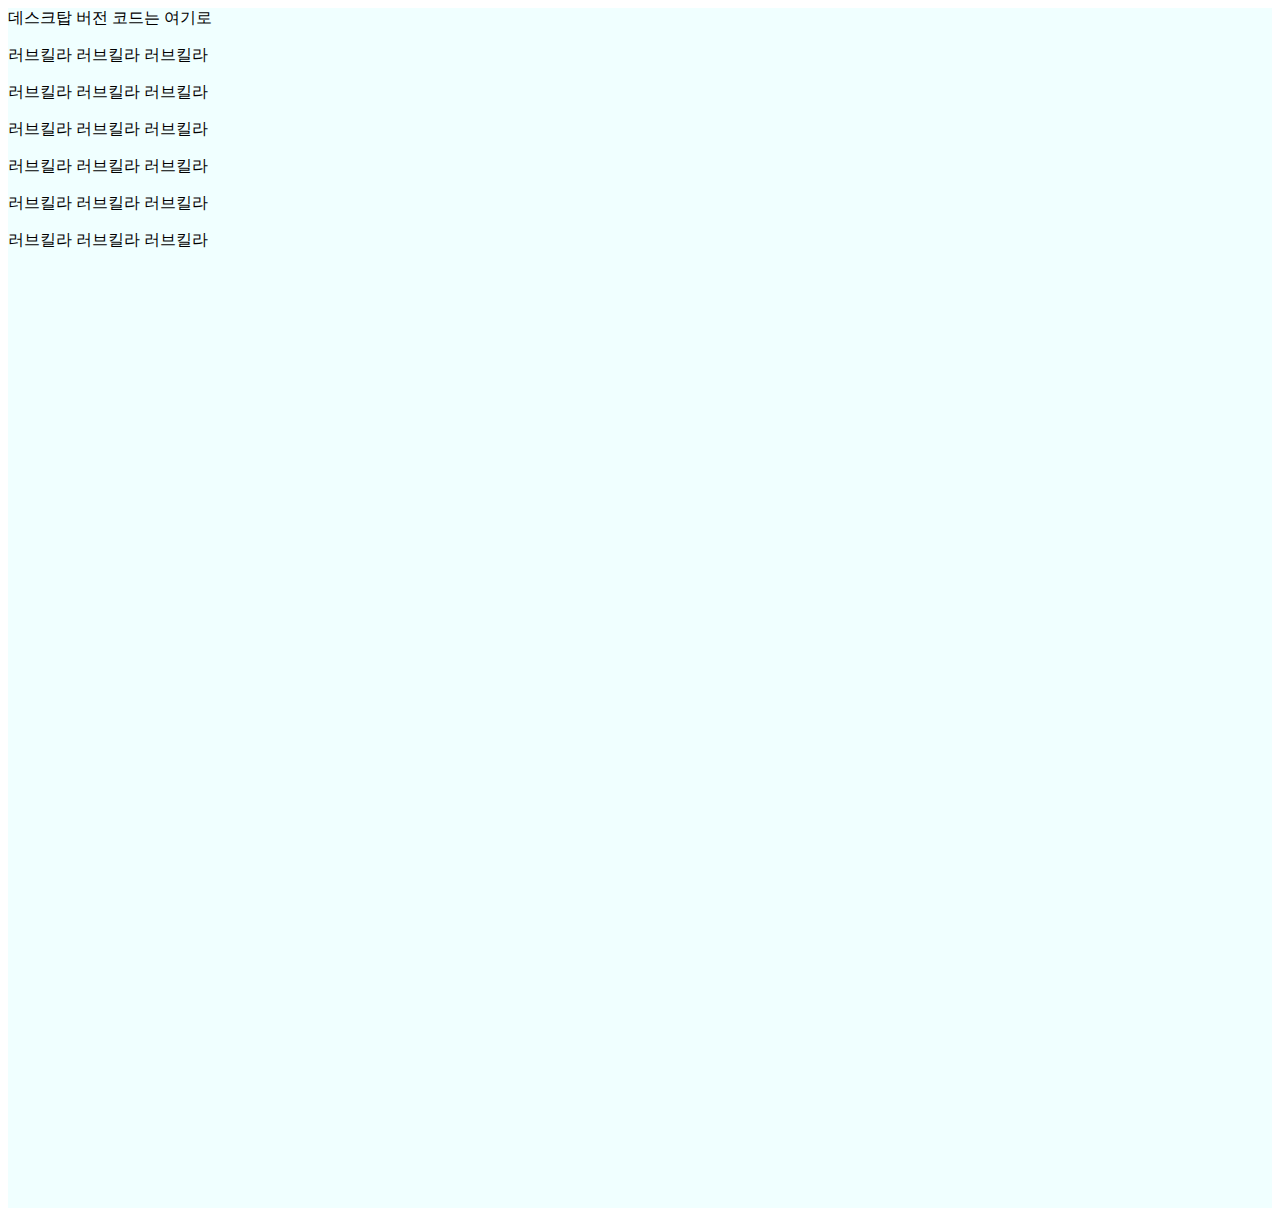
<file: rw.html>
<!DOCTYPE html>
<html lang="ko">
<head>
    <meta charset="utf-8">
    <meta name="viewport" content="width=device-width, initial-scale=1">
    <title>미디어쿼리를 활용한 반응형웹 이런 방식도 가능</title>
    <style>
        html {
            font-size: 16px;
        }
        #desktop {
            display: block;
            width: 100%;
            height: 1200px;
            background-color: azure;
        }
        #tablet {
            display: none;
            width: 100%;
            height: 1200px;
            background-color:chartreuse;
        }
        #mobile {
            display: none;
            width: 100%;
            height: 1200px;
            background-color:brown;
        }
        @media (max-width: 1024px) {
            #desktop {
                display: none;
            }
            #tablet {
                display: block;
            }
        }
        @media (max-width: 640px) {
            #tablet {
                display: none;
            }
            #mobile {
                display: block;
            }
        }
    </style>
</head>

<body>
    <div id="desktop">
        데스크탑 버전 코드는 여기로
        <p> 러브킬라 러브킬라 러브킬라 </p>
        <p> 러브킬라 러브킬라 러브킬라 </p>
        <p> 러브킬라 러브킬라 러브킬라 </p>
        <p> 러브킬라 러브킬라 러브킬라 </p>
        <p> 러브킬라 러브킬라 러브킬라 </p>
        <p> 러브킬라 러브킬라 러브킬라 </p>
    </div>
    <div id="tablet">
        태블릿 버전 코드는 여기로
    </div>
    <div id="mobile">
        모바일 버전 코드는 여기로
    </div>
</body>
    
</html>
</file>
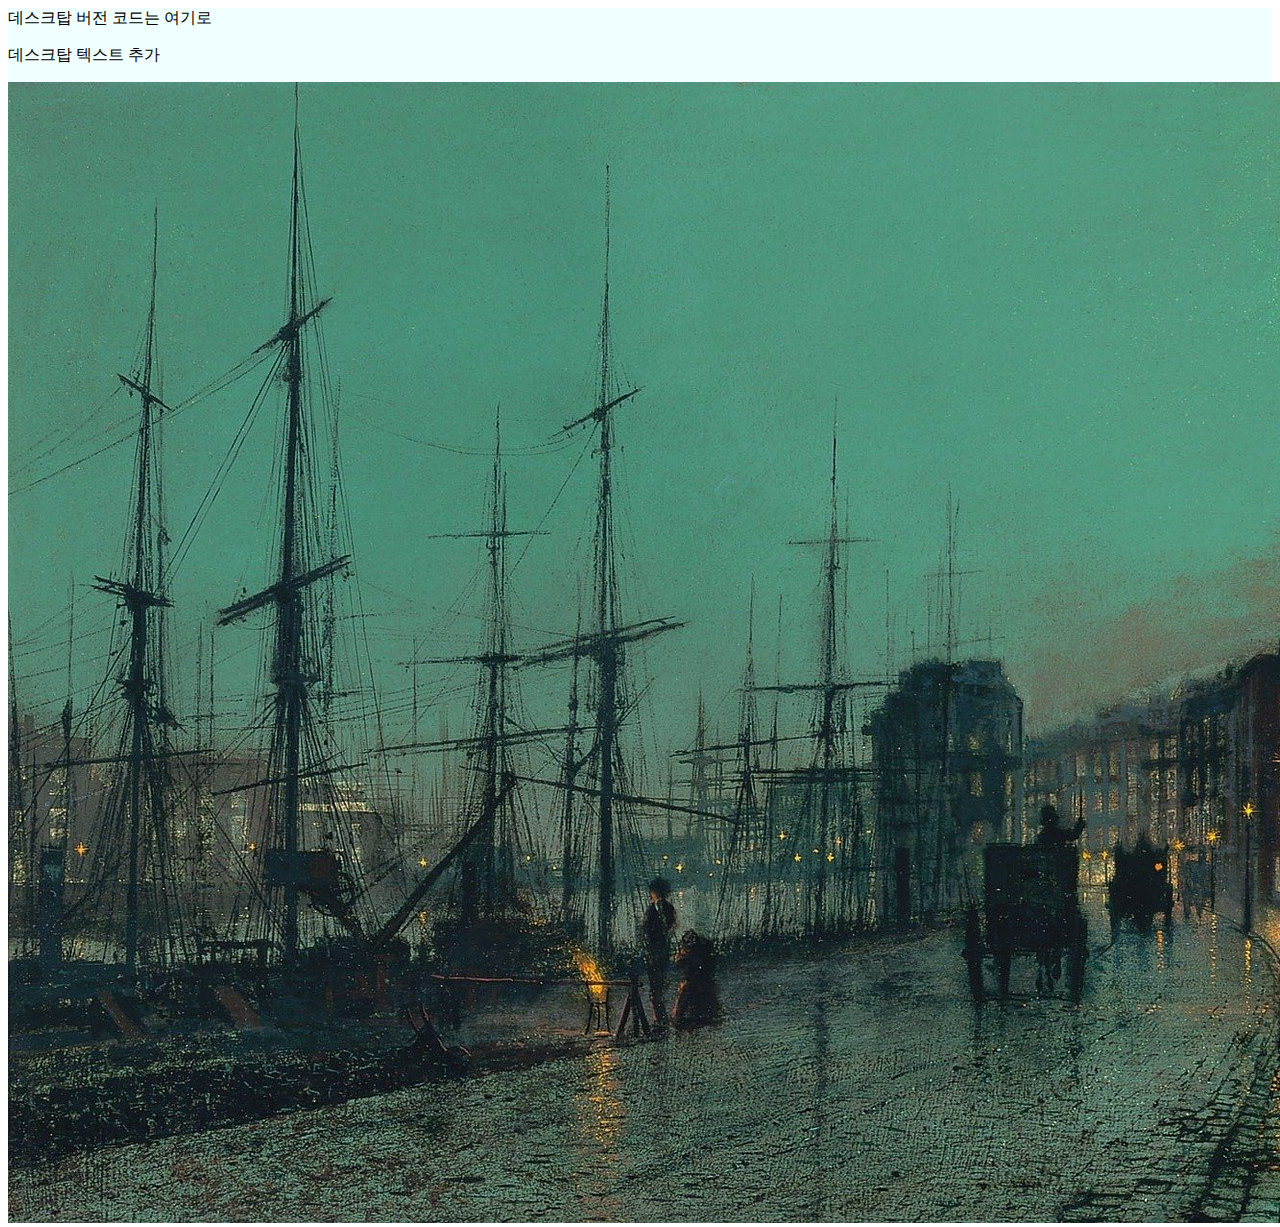
<file: rw02.html>
<!DOCTYPE html>
<html lang="ko">
<head>
    <meta charset="utf-8">
    <meta name="viewport" content="width=device-width, initial-scale=1">
    <title>미디어쿼리를 활용한 반응형웹 이런 방식도 가능</title>
    <style>
        html {
            font-size: 16px;
        }
        #desktop {
            display: block;
            width: 100%;
            height: 1200px;
            background-color: azure;
        }
        #tablet {
            display: none;
            width: 100%;
            height: 1200px;
            background-color:chartreuse;
        }
        #mobile {
            display: none;
            width: 100%;
            height: 1200px;
            background-color:brown;
        }
        @media (max-width: 1024px) {
            #desktop {
                display: none;
            }
            #tablet {
                display: block;
            }
        }
        @media (max-width: 640px) {
            #tablet {
                display: none;
            }
            #mobile {
                display: block;
            }
        }
    </style>
</head>

<body>
    <div id="desktop">
        데스크탑 버전 코드는 여기로
        <p>데스크탑 텍스트 추가</p>
        <img src="image01.jpg">
    </div>
    <div id="tablet">
        태블릿 버전 코드는 여기로
    </div>
    <div id="mobile">
        모바일 버전 코드는 여기로
    </div>
</body>
    
</html>
</file>
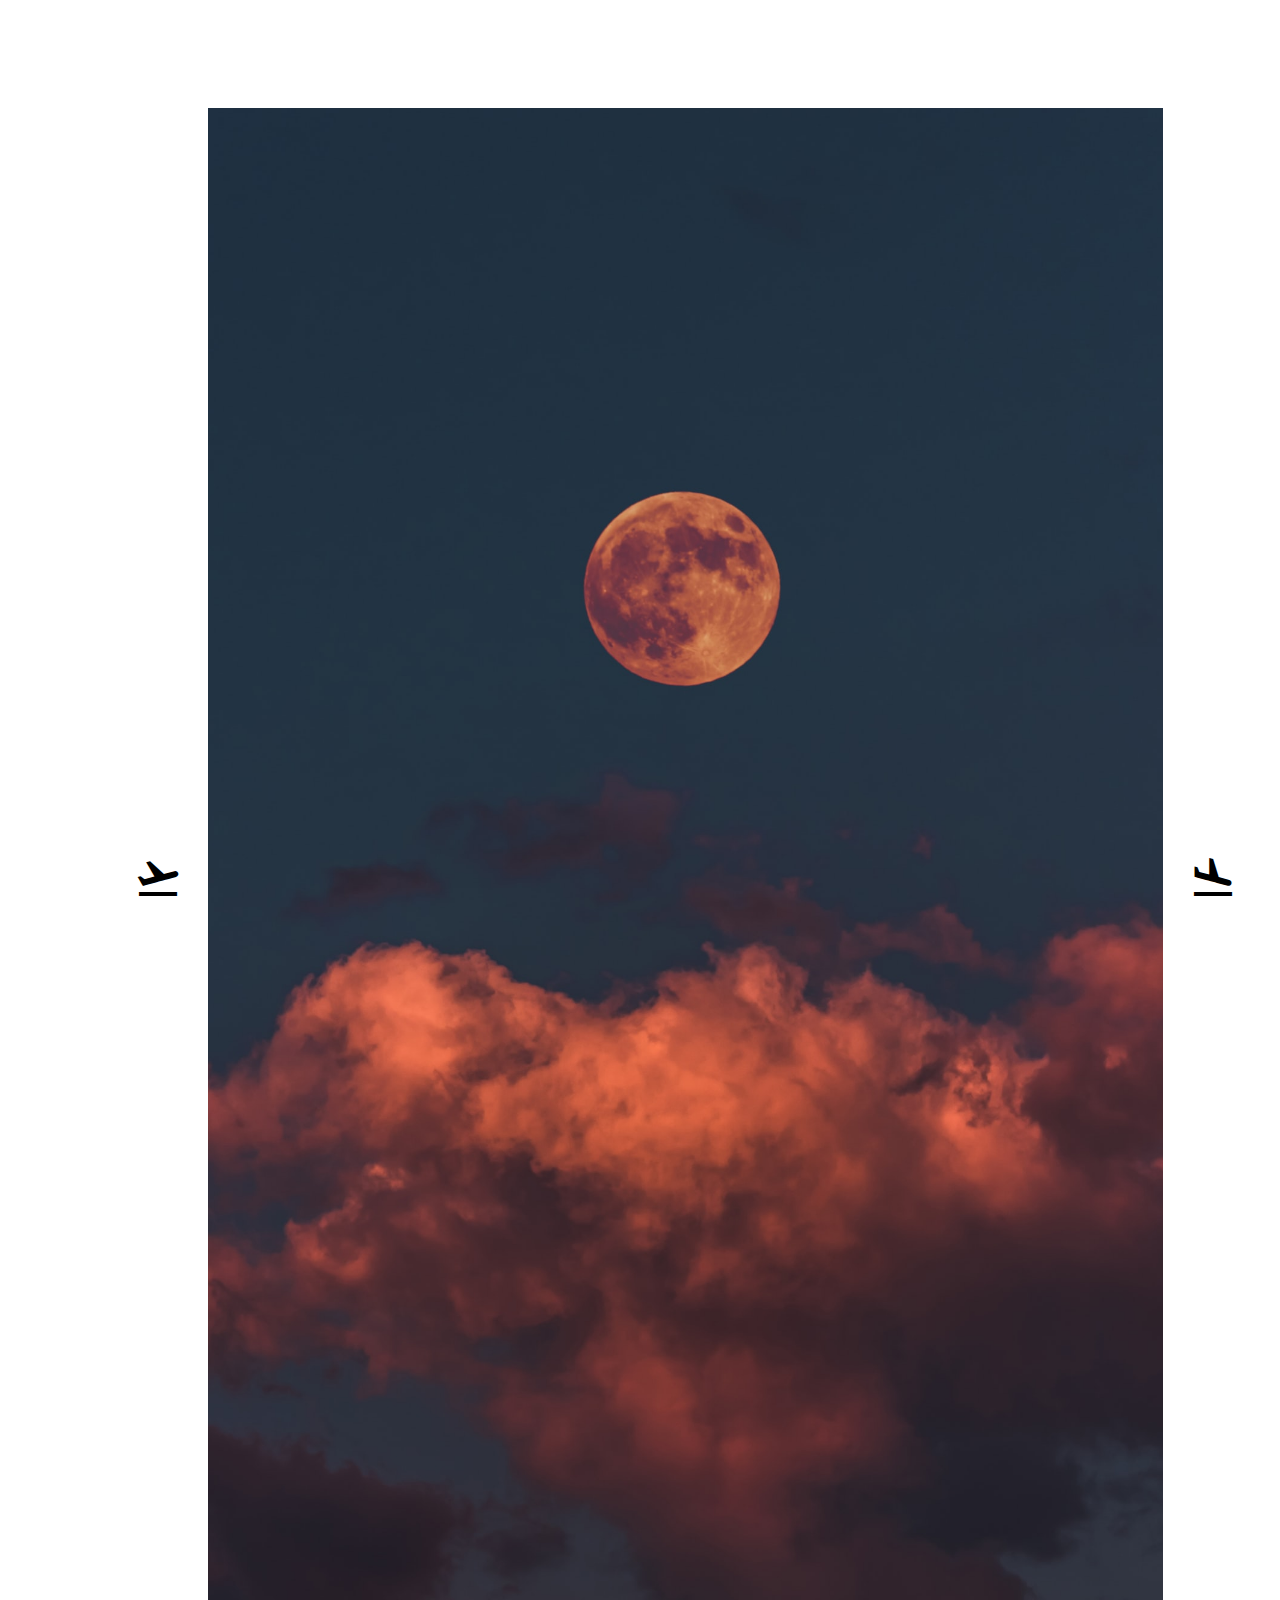
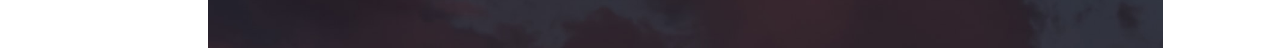
<file: ex2/1004b.html>
<!DOCTYPE html>
<html lang="ko">
<head>
    <meta charset="utf-8">
    <meta name="viewport" content="width=device-width, initial-scale=1">
    <title>jQuery 슬라이드쇼(Carousel)</title>
    <!-- Google Material Icons -->
    <link href="https://fonts.googleapis.com/icon?family=Material+Icons" rel="stylesheet">
    <!-- 외부 CSS 연결 -->
    <link href="1004b.css" rel="stylesheet">
</head>

<body>
    <div id="slideshow-frame">
        <div id="left-box">
            <span id="btn-left" class="material-icons" >flight_takeoff</span>
        </div>
        <div id="right-box">
            <span id="btn-right" class="material-icons">flight_land</span>
        </div>
        <div id="slides">
            <img src="images/1_1.jpg">
            <img src="images/2_1.jpg">
            <img src="images/3_1.jpg">
            <img src="images/4_1.jpg">
            <img src="images/5_1.jpg">
        </div>
    </div>

    <!-- jQuery 라이브러리 연결 -->
     <!-- <script type="text/javascript" src="js/jquery.com"></script> CDN 방식으로 연결하는 경우 -->
   <script src="https://code.jquery.com/jquery-3.6.1.min.js"></script>

    <script>
        var x=0;
        var w=1155; // 이미지의 너비
        var n=5; // 이미지의 수

        $('#btn-left').off('click').on('click', function(){
            console.log(x);
            if(x<=4) {
                $('#slides').animate({'left': '+='+w*(n-1)}, 300);
                x = 0;
            }
            else {
                $('#slides').animate({'left': '-='+w}, 300);
                x = x+1;
            }
        });
        
        $('#btn-right').off('click').on('click', function(){
            console.log(x);
            if(x>=0) {
                $('#slides').animate({'left': '-='+w*(n-1)}, 300);
                x = (n-1);
            }
            else {
                $('#slides').animate({'left': '+='+w}, 300);
                x = x-1;
            }
        });
    </script>
</body>
    
</html>
</file>
<file: ex2/1004b.css>
#slideshow-frame {
    position: relative;
    width: 1155px;
    height: 1540px;
    top: 100px;
    left: 100px;
    overflow: hidden;
}
#left-box {
    display: flex;
    justify-content: center;
    align-items: center;
    position: absolute;
    width: 100px;
    height: 1540px;
    padding: 0;
    margin: 0;
    background-color: #ffffff;
    z-index: 1000;
}
#right-box {
    display: flex;
    justify-content: center;
    align-items: center;
    position: absolute;
    width: 100px;
    height: 1540px;
    right: 0px;
    padding: 0;
    margin: 0;
    background-color: #ffffff;
    z-index: 1000;
}
#slides {
    position: absolute;
    width: 5775px;
    height: 540px;
    left: 0px;
    color: #ffffff;
    background-color:blueviolet;
}
#slides > img {
    display: block;
    width: 1155px;
    float: left;
}
.material-icons {
    font-size: 48px;
}
.material-icons:hover {
    color:antiquewhite;
}
</file>
